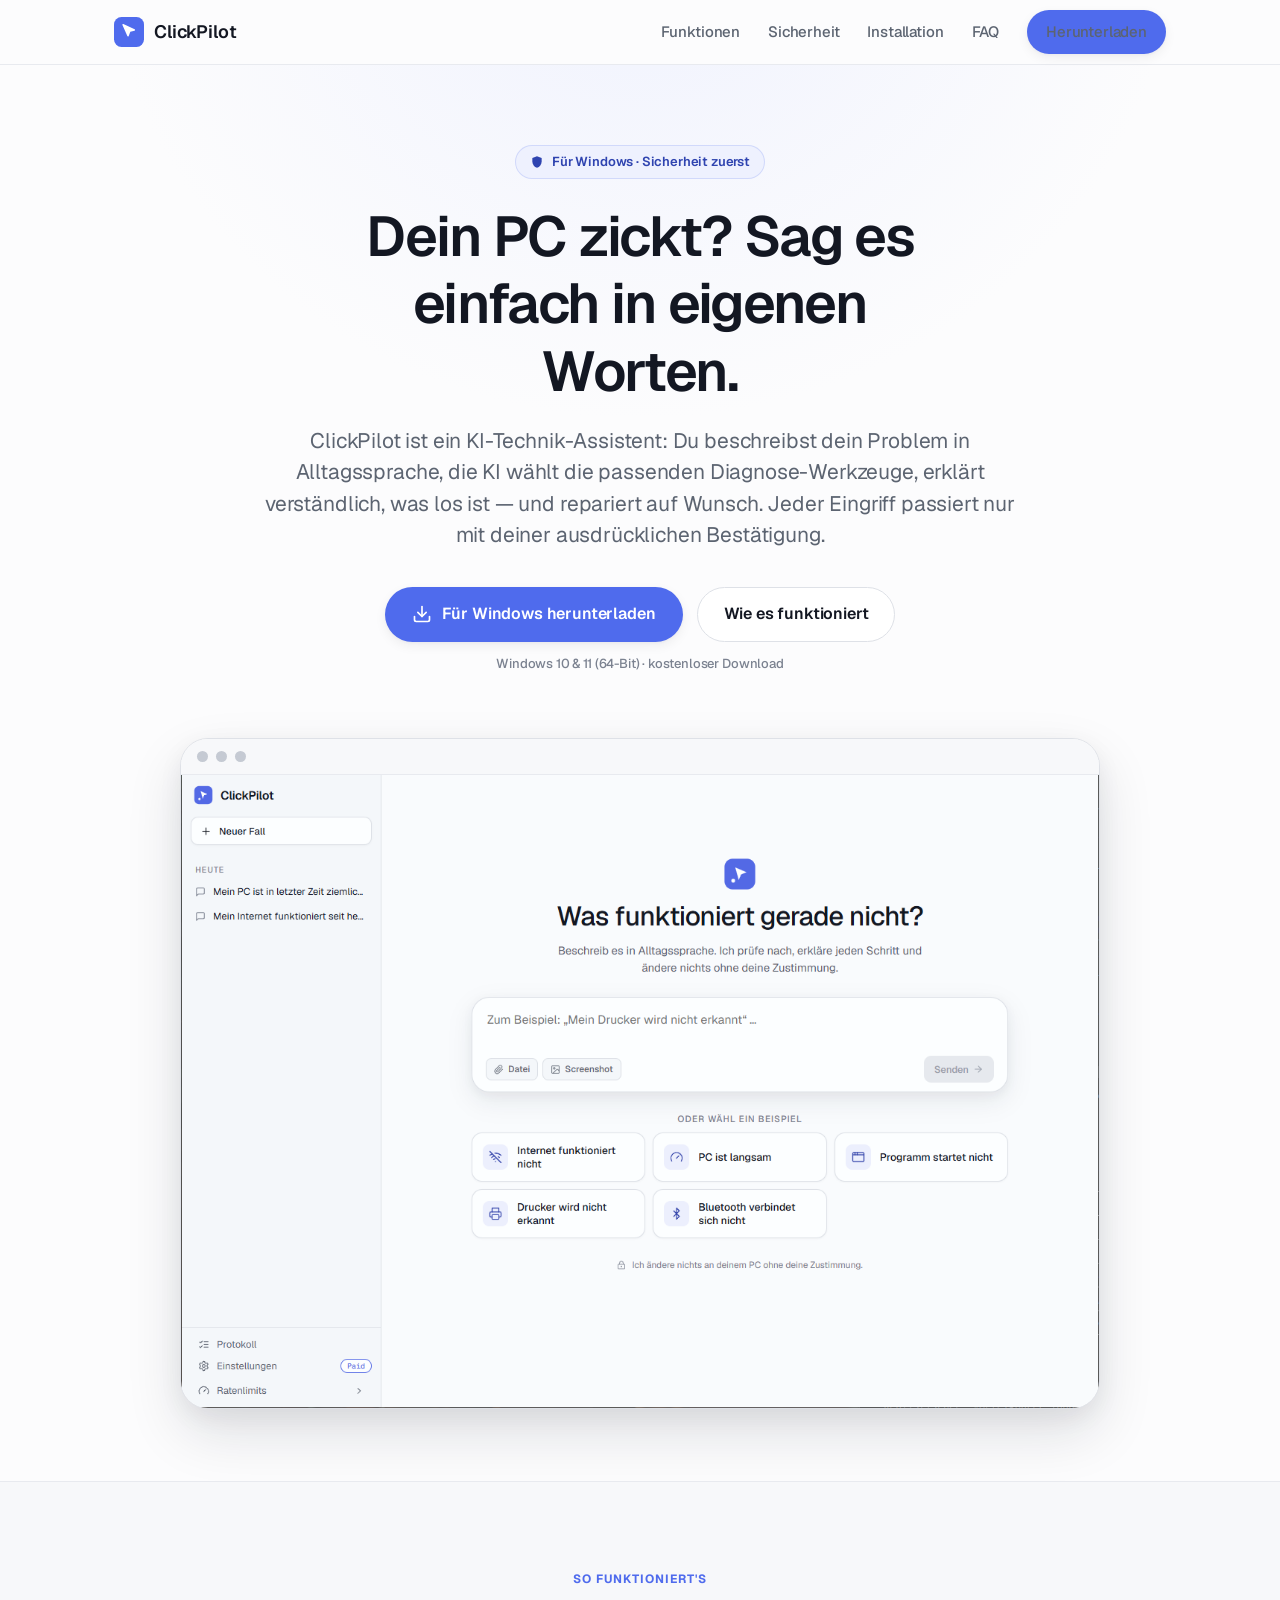
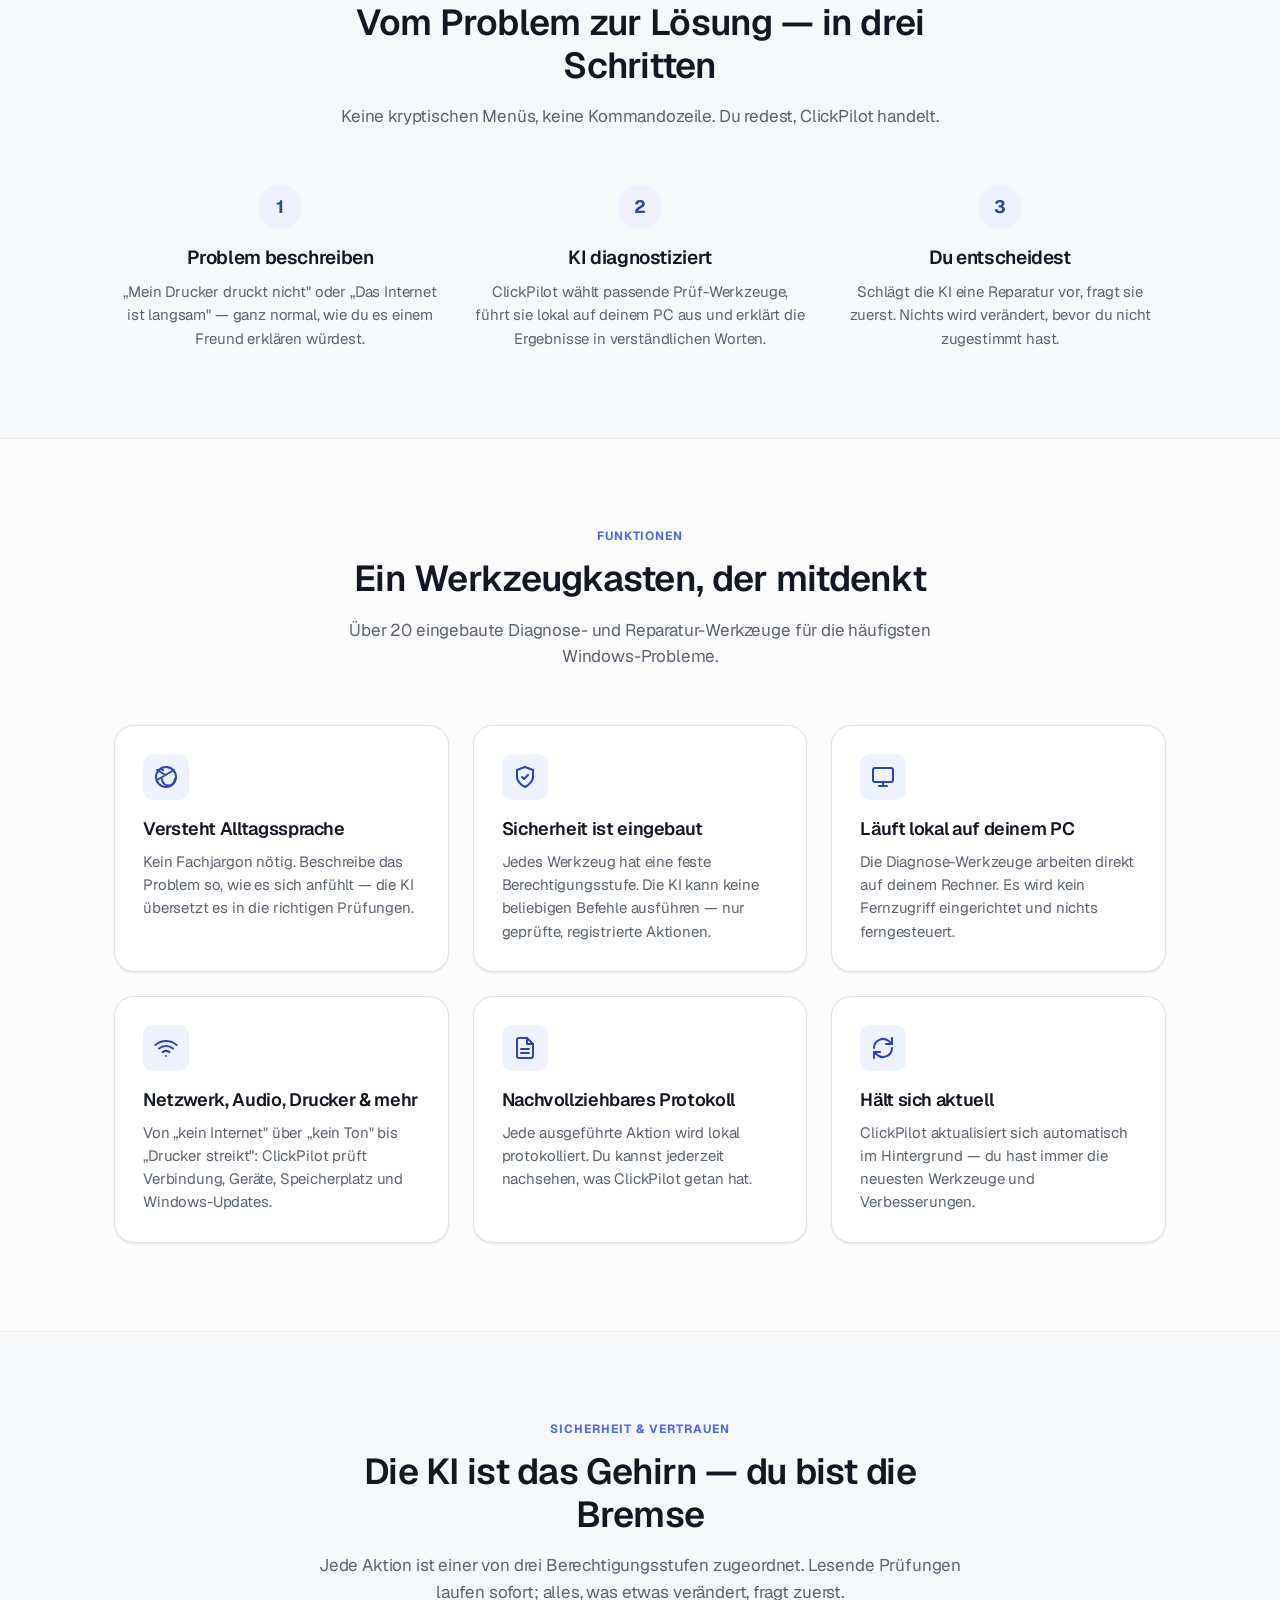
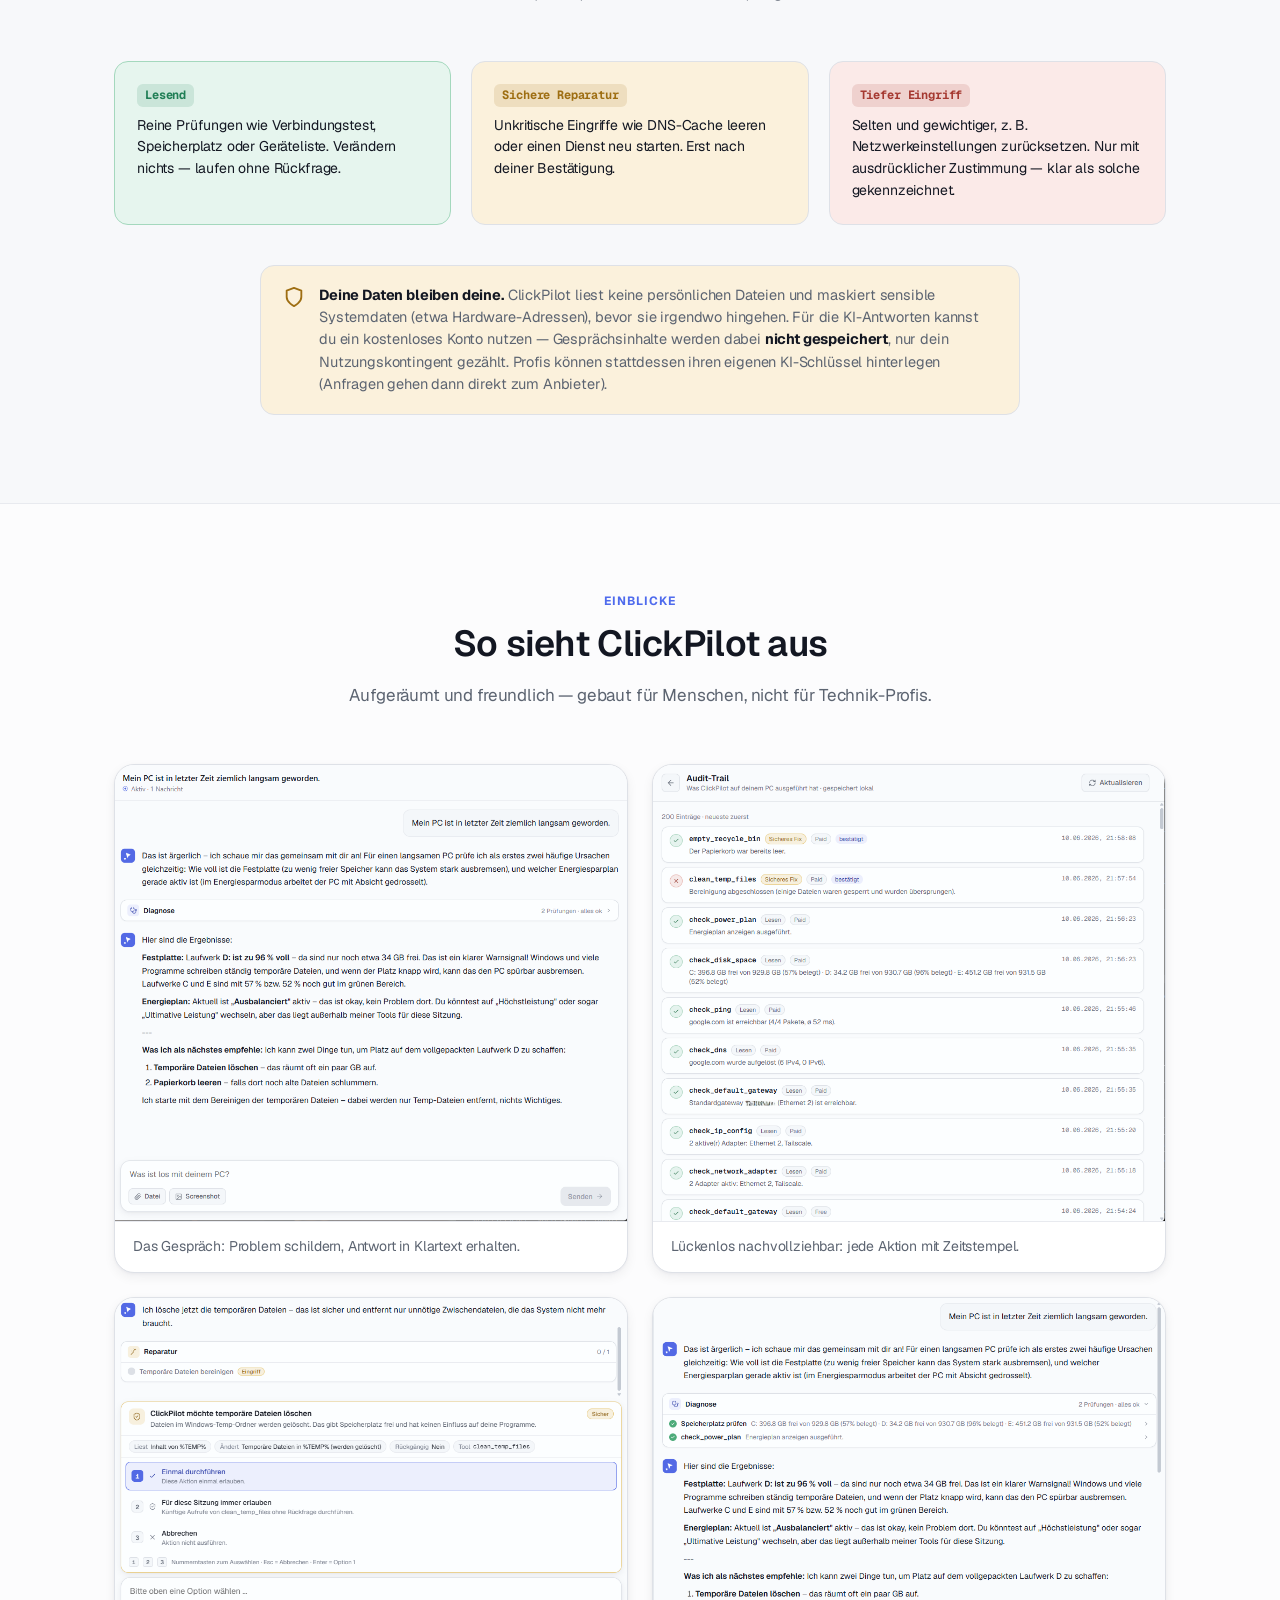
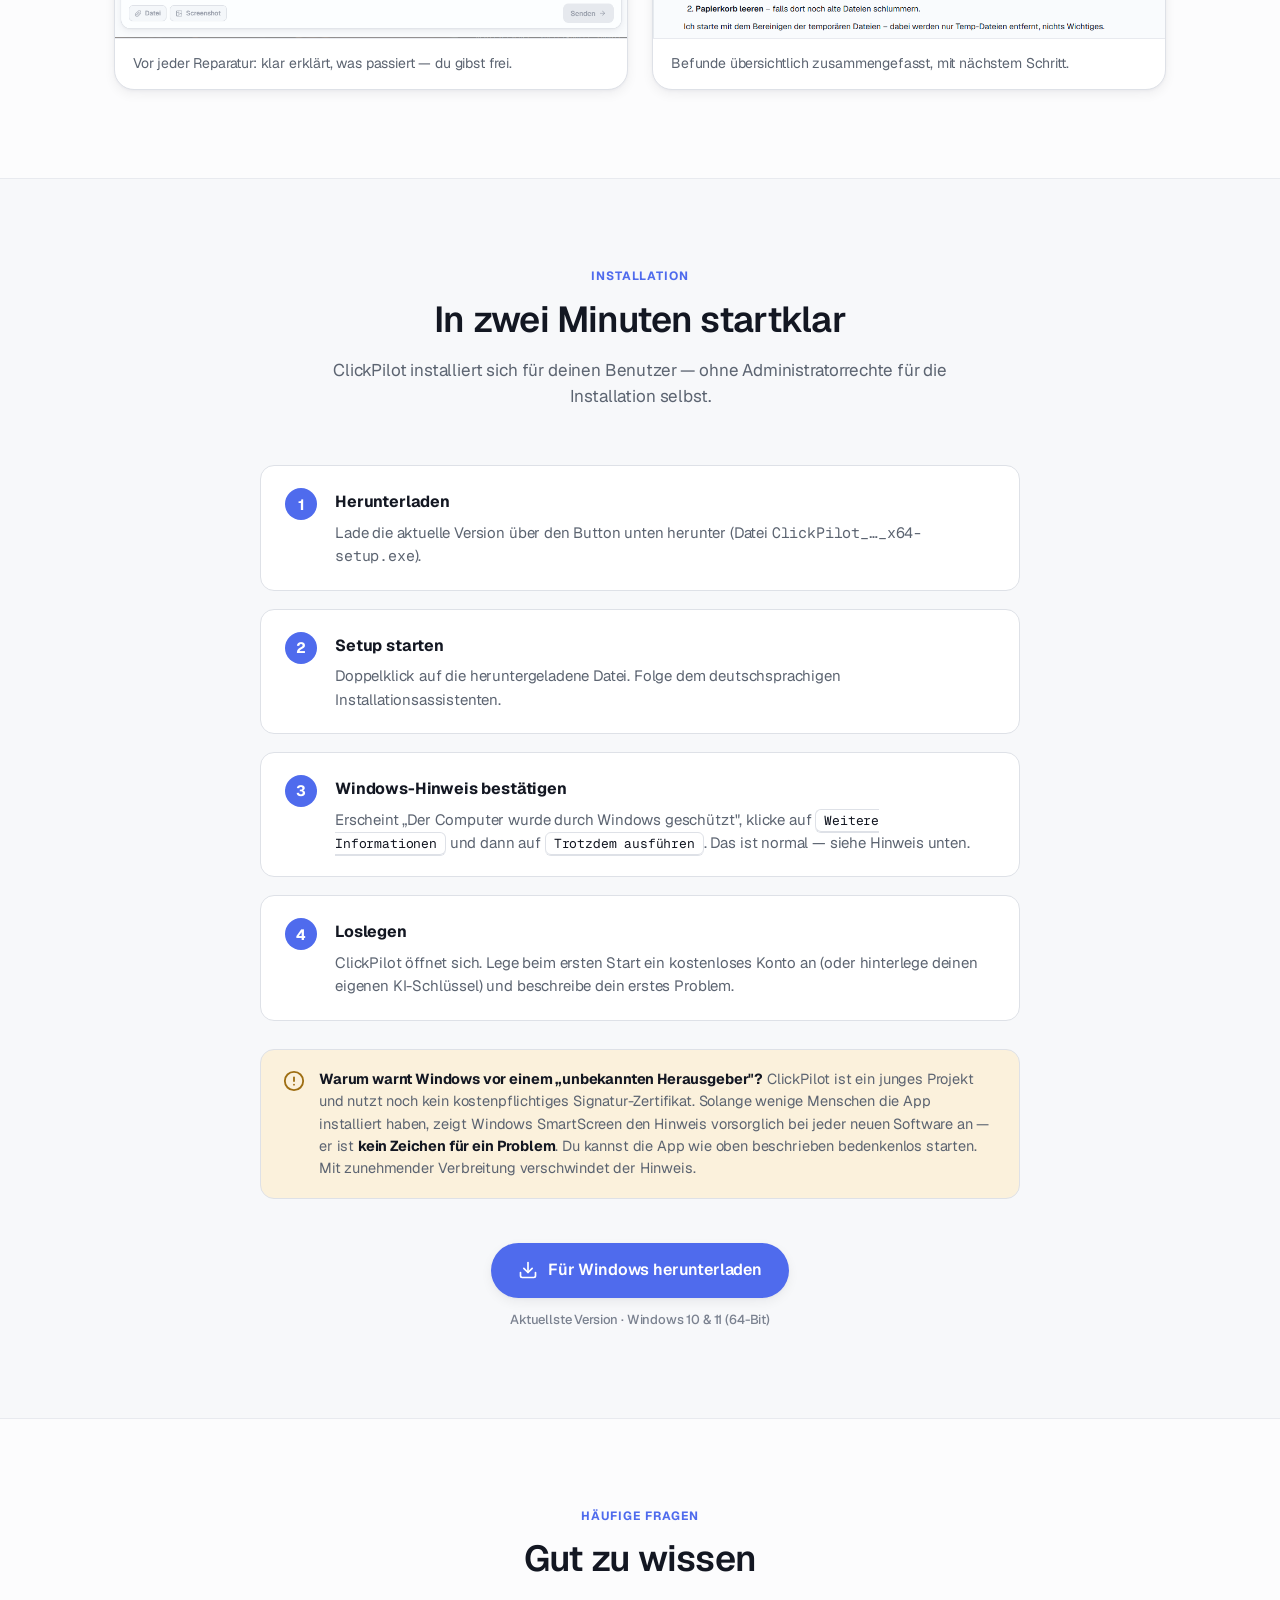
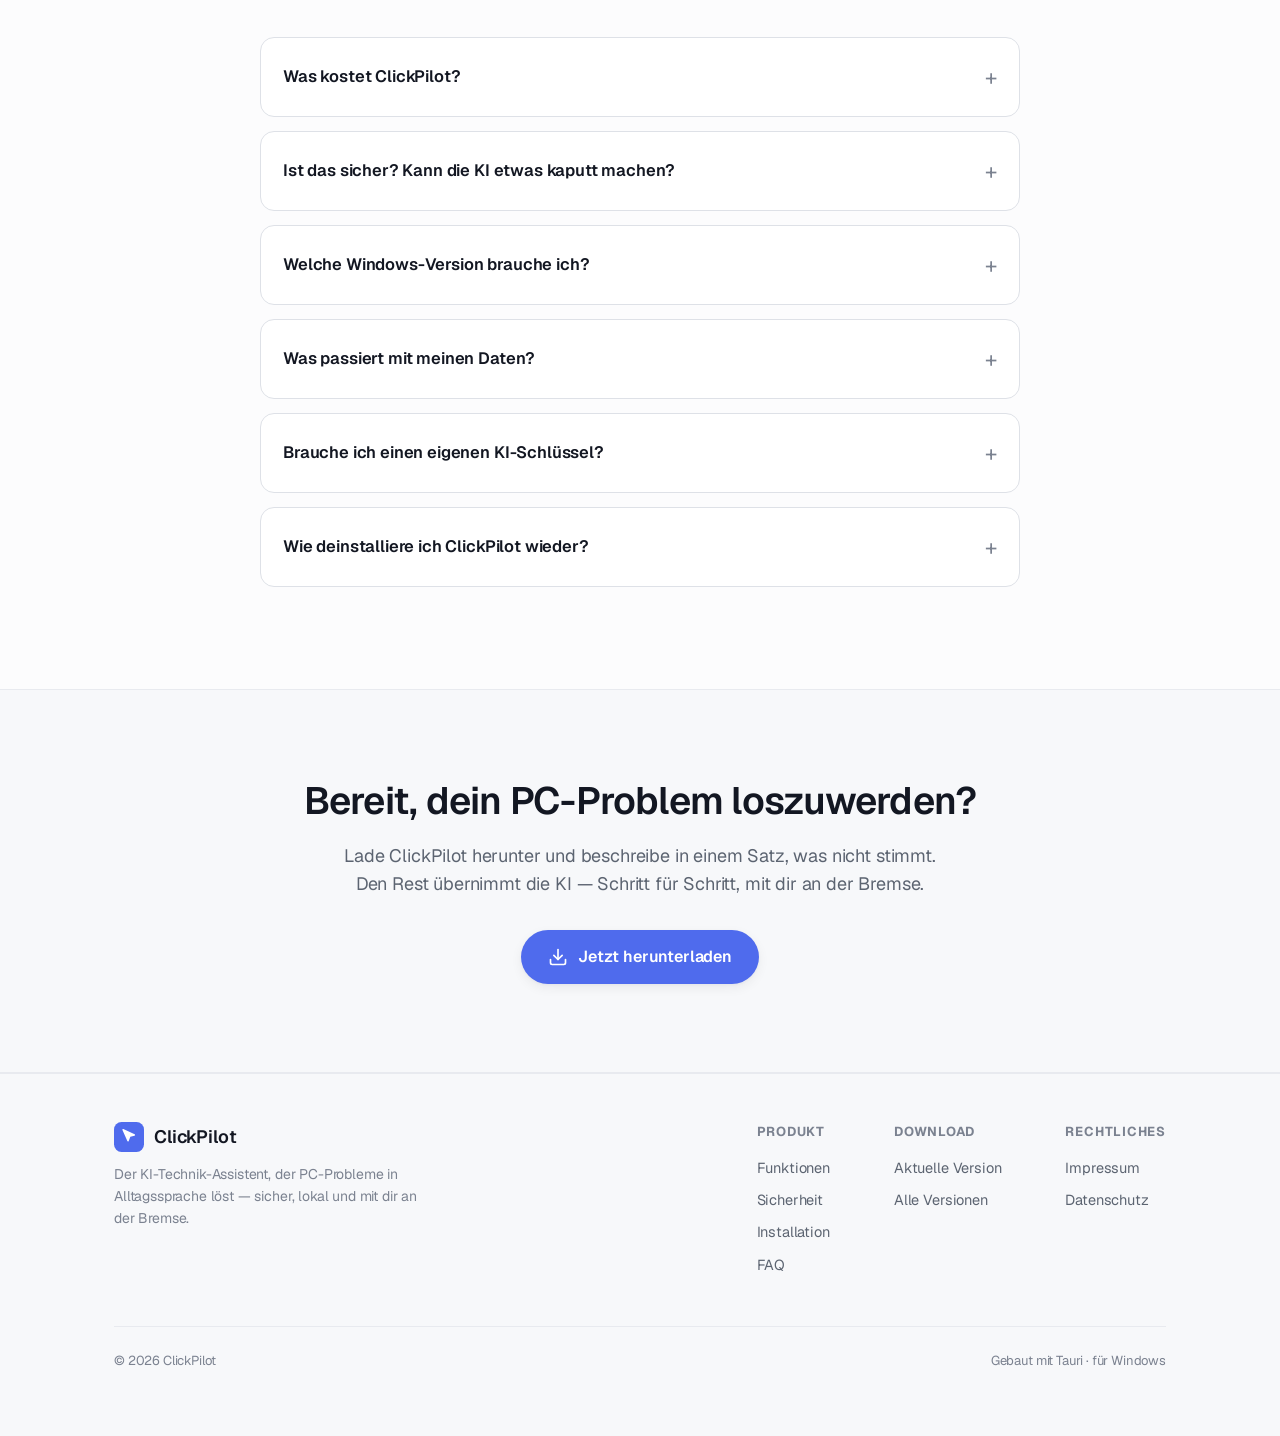
<file: index.html>
<!DOCTYPE html>
<html lang="de">
<head>
  <meta charset="UTF-8" />
  <meta name="viewport" content="width=device-width, initial-scale=1.0" />
  <title>ClickPilot — Dein KI-Technik-Assistent für den PC</title>
  <meta name="description" content="ClickPilot löst PC-Probleme in Alltagssprache. Eine KI wählt sichere Diagnose-Werkzeuge, erklärt die Ergebnisse und repariert auf Wunsch — jeder Eingriff nur mit deiner Bestätigung." />

  <!-- Open Graph / Social -->
  <meta property="og:title" content="ClickPilot — Dein KI-Technik-Assistent für den PC" />
  <meta property="og:description" content="Beschreibe dein PC-Problem in normalen Worten. ClickPilot diagnostiziert und repariert — sicher und mit deiner Bestätigung." />
  <meta property="og:type" content="website" />
  <!-- TODO: og:url und og:image setzen, sobald Domain + Vorschaubild stehen -->

  <link rel="preload" href="assets/fonts/geist-latin-wght-normal.woff2" as="font" type="font/woff2" crossorigin />
  <link rel="stylesheet" href="styles.css" />
  <link rel="icon" href="assets/favicon.svg" type="image/svg+xml" />
</head>
<body>

  <!-- ══ Header ════════════════════════════════════════════════════════ -->
  <header class="site-header">
    <div class="wrap nav">
      <a class="brand" href="#top" aria-label="ClickPilot Startseite">
        <svg class="logo" viewBox="0 0 32 32" fill="none" aria-hidden="true">
          <rect width="32" height="32" rx="8" fill="var(--cp-accent)" />
          <path d="M10 7.5 22 13c.7.3.6 1.4-.2 1.6l-4.4 1-1.7 4.6c-.3.8-1.4.7-1.6-.1L9 8.6c-.2-.8.4-1.4 1-1.1Z" fill="#fff" />
        </svg>
        ClickPilot
      </a>
      <nav class="nav-links">
        <a class="nav-link" href="#funktionen">Funktionen</a>
        <a class="nav-link" href="#sicherheit">Sicherheit</a>
        <a class="nav-link" href="#installation">Installation</a>
        <a class="nav-link" href="#faq">FAQ</a>
        <a class="btn btn-primary nav-cta" href="#download">Herunterladen</a>
      </nav>
    </div>
  </header>

  <main id="top">

    <!-- ══ Hero ════════════════════════════════════════════════════════ -->
    <section class="hero" style="padding-top: 80px;">
      <div class="wrap">
        <span class="eyebrow">
          <svg width="14" height="14" viewBox="0 0 24 24" fill="currentColor" aria-hidden="true"><path d="M12 2 4 5v6c0 5 3.4 9.4 8 11 4.6-1.6 8-6 8-11V5l-8-3Z"/></svg>
          Für Windows · Sicherheit zuerst
        </span>
        <h1>Dein PC zickt? Sag es einfach in eigenen Worten.</h1>
        <p class="lede">
          ClickPilot ist ein KI-Technik-Assistent: Du beschreibst dein Problem in
          Alltagssprache, die KI wählt die passenden Diagnose-Werkzeuge, erklärt
          verständlich, was los ist — und repariert auf Wunsch. Jeder Eingriff
          passiert nur mit deiner ausdrücklichen Bestätigung.
        </p>
        <div class="cta-row">
          <div class="cta-buttons">
            <a class="btn btn-primary" id="download-btn" href="https://github.com/matpurrota-star/clickpilot-releases/releases/latest">
              <svg viewBox="0 0 24 24" fill="none" stroke="currentColor" stroke-width="2" stroke-linecap="round" stroke-linejoin="round" aria-hidden="true"><path d="M21 15v4a2 2 0 0 1-2 2H5a2 2 0 0 1-2-2v-4"/><polyline points="7 10 12 15 17 10"/><line x1="12" y1="15" x2="12" y2="3"/></svg>
              Für Windows herunterladen
            </a>
            <a class="btn btn-secondary" href="#funktionen">Wie es funktioniert</a>
          </div>
          <p class="btn-sub" id="download-meta">Windows 10 &amp; 11 (64-Bit) · kostenloser Download</p>
        </div>

        <!-- App-Vorschau (Platzhalter — echtes Bild ersetzen) -->
        <div class="preview">
          <div class="titlebar">
            <span class="dot"></span><span class="dot"></span><span class="dot"></span>
          </div>
          <img src="assets/screenshot-hero.png" alt="ClickPilot-Startbildschirm: „Was funktioniert gerade nicht?" mit Beispiel-Problemen" />

        </div>
      </div>
    </section>

    <!-- ══ Funktionsweise ══════════════════════════════════════════════ -->
    <section id="funktionen" class="alt">
      <div class="wrap">
        <div class="section-head">
          <div class="kicker">So funktioniert's</div>
          <h2>Vom Problem zur Lösung — in drei Schritten</h2>
          <p>Keine kryptischen Menüs, keine Kommandozeile. Du redest, ClickPilot handelt.</p>
        </div>
        <div class="steps">
          <div class="step">
            <div class="num">1</div>
            <h3>Problem beschreiben</h3>
            <p>„Mein Drucker druckt nicht" oder „Das Internet ist langsam" — ganz normal, wie du es einem Freund erklären würdest.</p>
          </div>
          <div class="step">
            <div class="num">2</div>
            <h3>KI diagnostiziert</h3>
            <p>ClickPilot wählt passende Prüf-Werkzeuge, führt sie lokal auf deinem PC aus und erklärt die Ergebnisse in verständlichen Worten.</p>
          </div>
          <div class="step">
            <div class="num">3</div>
            <h3>Du entscheidest</h3>
            <p>Schlägt die KI eine Reparatur vor, fragt sie zuerst. Nichts wird verändert, bevor du nicht zugestimmt hast.</p>
          </div>
        </div>
      </div>
    </section>

    <!-- ══ Features ════════════════════════════════════════════════════ -->
    <section>
      <div class="wrap">
        <div class="section-head">
          <div class="kicker">Funktionen</div>
          <h2>Ein Werkzeugkasten, der mitdenkt</h2>
          <p>Über 20 eingebaute Diagnose- und Reparatur-Werkzeuge für die häufigsten Windows-Probleme.</p>
        </div>
        <div class="features">
          <div class="card">
            <div class="ico"><svg viewBox="0 0 24 24" fill="none" stroke="currentColor" stroke-width="2" stroke-linecap="round" stroke-linejoin="round"><path d="M7.5 4.27 9 5.15M21 14a6.5 6.5 0 0 1-6.5 6.5A6.5 6.5 0 0 1 8 14"/><path d="m3 5 8.5 5 8.5-5M3 5l8.5 5L3 15"/><circle cx="12" cy="12" r="10"/></svg></div>
            <h3>Versteht Alltagssprache</h3>
            <p>Kein Fachjargon nötig. Beschreibe das Problem so, wie es sich anfühlt — die KI übersetzt es in die richtigen Prüfungen.</p>
          </div>
          <div class="card">
            <div class="ico"><svg viewBox="0 0 24 24" fill="none" stroke="currentColor" stroke-width="2" stroke-linecap="round" stroke-linejoin="round"><path d="M12 22s8-4 8-10V5l-8-3-8 3v7c0 6 8 10 8 10Z"/><path d="m9 12 2 2 4-4"/></svg></div>
            <h3>Sicherheit ist eingebaut</h3>
            <p>Jedes Werkzeug hat eine feste Berechtigungsstufe. Die KI kann keine beliebigen Befehle ausführen — nur geprüfte, registrierte Aktionen.</p>
          </div>
          <div class="card">
            <div class="ico"><svg viewBox="0 0 24 24" fill="none" stroke="currentColor" stroke-width="2" stroke-linecap="round" stroke-linejoin="round"><rect x="2" y="3" width="20" height="14" rx="2"/><line x1="8" y1="21" x2="16" y2="21"/><line x1="12" y1="17" x2="12" y2="21"/></svg></div>
            <h3>Läuft lokal auf deinem PC</h3>
            <p>Die Diagnose-Werkzeuge arbeiten direkt auf deinem Rechner. Es wird kein Fernzugriff eingerichtet und nichts ferngesteuert.</p>
          </div>
          <div class="card">
            <div class="ico"><svg viewBox="0 0 24 24" fill="none" stroke="currentColor" stroke-width="2" stroke-linecap="round" stroke-linejoin="round"><path d="M5 12.55a11 11 0 0 1 14.08 0"/><path d="M1.42 9a16 16 0 0 1 21.16 0"/><path d="M8.53 16.11a6 6 0 0 1 6.95 0"/><line x1="12" y1="20" x2="12.01" y2="20"/></svg></div>
            <h3>Netzwerk, Audio, Drucker &amp; mehr</h3>
            <p>Von „kein Internet" über „kein Ton" bis „Drucker streikt": ClickPilot prüft Verbindung, Geräte, Speicherplatz und Windows-Updates.</p>
          </div>
          <div class="card">
            <div class="ico"><svg viewBox="0 0 24 24" fill="none" stroke="currentColor" stroke-width="2" stroke-linecap="round" stroke-linejoin="round"><path d="M14 2H6a2 2 0 0 0-2 2v16a2 2 0 0 0 2 2h12a2 2 0 0 0 2-2V8Z"/><polyline points="14 2 14 8 20 8"/><line x1="16" y1="13" x2="8" y2="13"/><line x1="16" y1="17" x2="8" y2="17"/></svg></div>
            <h3>Nachvollziehbares Protokoll</h3>
            <p>Jede ausgeführte Aktion wird lokal protokolliert. Du kannst jederzeit nachsehen, was ClickPilot getan hat.</p>
          </div>
          <div class="card">
            <div class="ico"><svg viewBox="0 0 24 24" fill="none" stroke="currentColor" stroke-width="2" stroke-linecap="round" stroke-linejoin="round"><path d="M21 2v6h-6"/><path d="M3 12a9 9 0 0 1 15-6.7L21 8"/><path d="M3 22v-6h6"/><path d="M21 12a9 9 0 0 1-15 6.7L3 16"/></svg></div>
            <h3>Hält sich aktuell</h3>
            <p>ClickPilot aktualisiert sich automatisch im Hintergrund — du hast immer die neuesten Werkzeuge und Verbesserungen.</p>
          </div>
        </div>
      </div>
    </section>

    <!-- ══ Sicherheit ══════════════════════════════════════════════════ -->
    <section id="sicherheit" class="alt">
      <div class="wrap">
        <div class="section-head">
          <div class="kicker">Sicherheit &amp; Vertrauen</div>
          <h2>Die KI ist das Gehirn — du bist die Bremse</h2>
          <p>Jede Aktion ist einer von drei Berechtigungsstufen zugeordnet. Lesende Prüfungen laufen sofort; alles, was etwas verändert, fragt zuerst.</p>
        </div>
        <div class="perms">
          <div class="perm perm-low">
            <h4><span class="tag">Lesend</span></h4>
            <p>Reine Prüfungen wie Verbindungstest, Speicherplatz oder Geräteliste. Verändern nichts — laufen ohne Rückfrage.</p>
          </div>
          <div class="perm perm-med">
            <h4><span class="tag">Sichere Reparatur</span></h4>
            <p>Unkritische Eingriffe wie DNS-Cache leeren oder einen Dienst neu starten. Erst nach deiner Bestätigung.</p>
          </div>
          <div class="perm perm-high">
            <h4><span class="tag">Tiefer Eingriff</span></h4>
            <p>Selten und gewichtiger, z.&nbsp;B. Netzwerkeinstellungen zurücksetzen. Nur mit ausdrücklicher Zustimmung — klar als solche gekennzeichnet.</p>
          </div>
        </div>
        <div class="callout" style="margin-top: 40px;">
          <svg viewBox="0 0 24 24" fill="none" stroke="currentColor" stroke-width="2" stroke-linecap="round" stroke-linejoin="round"><path d="M12 22s8-4 8-10V5l-8-3-8 3v7c0 6 8 10 8 10Z"/></svg>
          <p><strong>Deine Daten bleiben deine.</strong> ClickPilot liest keine persönlichen Dateien und maskiert sensible Systemdaten (etwa Hardware-Adressen), bevor sie irgendwo hingehen. Für die KI-Antworten kannst du ein kostenloses Konto nutzen — Gesprächsinhalte werden dabei <strong>nicht gespeichert</strong>, nur dein Nutzungskontingent gezählt. Profis können stattdessen ihren eigenen KI-Schlüssel hinterlegen (Anfragen gehen dann direkt zum Anbieter).</p>
        </div>
      </div>
    </section>

    <!-- ══ Screenshots ═════════════════════════════════════════════════ -->
    <section>
      <div class="wrap">
        <div class="section-head">
          <div class="kicker">Einblicke</div>
          <h2>So sieht ClickPilot aus</h2>
          <p>Aufgeräumt und freundlich — gebaut für Menschen, nicht für Technik-Profis.</p>
        </div>
        <div class="shots">
          <div class="shot">
            <img src="assets/screenshot-chat.png" alt="Chat-Ansicht: Gespräch über einen langsamen PC mit Diagnose-Antwort" />
            <div class="cap">Das Gespräch: Problem schildern, Antwort in Klartext erhalten.</div>
          </div>
          <div class="shot">
            <img src="assets/screenshot-log.png" alt="Protokoll-Ansicht: Audit-Trail aller ausgeführten Aktionen mit Zeitstempel" />
            <div class="cap">Lückenlos nachvollziehbar: jede Aktion mit Zeitstempel.</div>
          </div>
          <div class="shot">
            <img src="assets/screenshot-permission.png" alt="Bestätigungs-Dialog: ClickPilot möchte temporäre Dateien löschen, mit Auswahloptionen" />
            <div class="cap">Vor jeder Reparatur: klar erklärt, was passiert — du gibst frei.</div>
          </div>
          <div class="shot">
            <img src="assets/screenshot-diagnosis.png" alt="Diagnose-Ergebnis: Speicherplatz- und Energieplan-Prüfung mit Erklärung" />
            <div class="cap">Befunde übersichtlich zusammengefasst, mit nächstem Schritt.</div>
          </div>
        </div>
      </div>
    </section>

    <!-- ══ Installation ════════════════════════════════════════════════ -->
    <section id="installation" class="alt">
      <div class="wrap">
        <div class="section-head">
          <div class="kicker">Installation</div>
          <h2>In zwei Minuten startklar</h2>
          <p>ClickPilot installiert sich für deinen Benutzer — ohne Administratorrechte für die Installation selbst.</p>
        </div>
        <div class="install-steps">
          <div class="istep">
            <div class="n">1</div>
            <div>
              <h4>Herunterladen</h4>
              <p>Lade die aktuelle Version über den Button unten herunter (Datei <span class="mono">ClickPilot_…_x64-setup.exe</span>).</p>
            </div>
          </div>
          <div class="istep">
            <div class="n">2</div>
            <div>
              <h4>Setup starten</h4>
              <p>Doppelklick auf die heruntergeladene Datei. Folge dem deutschsprachigen Installationsassistenten.</p>
            </div>
          </div>
          <div class="istep">
            <div class="n">3</div>
            <div>
              <h4>Windows-Hinweis bestätigen</h4>
              <p>Erscheint „Der Computer wurde durch Windows geschützt", klicke auf <kbd>Weitere Informationen</kbd> und dann auf <kbd>Trotzdem ausführen</kbd>. Das ist normal — siehe Hinweis unten.</p>
            </div>
          </div>
          <div class="istep">
            <div class="n">4</div>
            <div>
              <h4>Loslegen</h4>
              <p>ClickPilot öffnet sich. Lege beim ersten Start ein kostenloses Konto an (oder hinterlege deinen eigenen KI-Schlüssel) und beschreibe dein erstes Problem.</p>
            </div>
          </div>
        </div>

        <div class="callout">
          <svg viewBox="0 0 24 24" fill="none" stroke="currentColor" stroke-width="2" stroke-linecap="round" stroke-linejoin="round"><circle cx="12" cy="12" r="10"/><line x1="12" y1="8" x2="12" y2="12"/><line x1="12" y1="16" x2="12.01" y2="16"/></svg>
          <p><strong>Warum warnt Windows vor einem „unbekannten Herausgeber"?</strong>
          ClickPilot ist ein junges Projekt und nutzt noch kein kostenpflichtiges Signatur-Zertifikat. Solange wenige Menschen die App installiert haben, zeigt Windows SmartScreen den Hinweis vorsorglich bei jeder neuen Software an — er ist <strong>kein Zeichen für ein Problem</strong>. Du kannst die App wie oben beschrieben bedenkenlos starten. Mit zunehmender Verbreitung verschwindet der Hinweis.</p>
        </div>

        <div style="text-align:center; margin-top: 44px;">
          <a class="btn btn-primary" id="download-btn-2" href="https://github.com/matpurrota-star/clickpilot-releases/releases/latest">
            <svg viewBox="0 0 24 24" fill="none" stroke="currentColor" stroke-width="2" stroke-linecap="round" stroke-linejoin="round"><path d="M21 15v4a2 2 0 0 1-2 2H5a2 2 0 0 1-2-2v-4"/><polyline points="7 10 12 15 17 10"/><line x1="12" y1="15" x2="12" y2="3"/></svg>
            Für Windows herunterladen
          </a>
          <p class="btn-sub" id="download">Aktuellste Version · Windows 10 &amp; 11 (64-Bit)</p>
        </div>
      </div>
    </section>

    <!-- ══ FAQ ═════════════════════════════════════════════════════════ -->
    <section id="faq">
      <div class="wrap">
        <div class="section-head">
          <div class="kicker">Häufige Fragen</div>
          <h2>Gut zu wissen</h2>
        </div>
        <div class="faq">
          <!-- TODO: Kosten-/Konto-Antwort an dein endgültiges Preismodell anpassen -->
          <details>
            <summary>Was kostet ClickPilot?</summary>
            <p>ClickPilot befindet sich in einer frühen Phase. Du kannst die App herunterladen und mit einem kostenlosen Konto sofort loslegen — ein monatliches Nutzungskontingent ist inbegriffen. Wer mehr braucht oder lieber den eigenen KI-Schlüssel nutzt, kann das jederzeit tun.</p>
          </details>
          <details>
            <summary>Ist das sicher? Kann die KI etwas kaputt machen?</summary>
            <p>Die KI kann ausschließlich fest registrierte Werkzeuge mit klarer Berechtigungsstufe verwenden — keine beliebigen Systembefehle. Lesende Prüfungen verändern nichts. Alles, was eingreift, braucht zuerst deine ausdrückliche Zustimmung über einen Dialog. Diese Bremse ist technisch erzwungen, nicht nur eine Bitte an die KI.</p>
          </details>
          <details>
            <summary>Welche Windows-Version brauche ich?</summary>
            <p>ClickPilot läuft auf Windows 10 und Windows 11 (jeweils 64-Bit). Eine Internetverbindung wird für die KI-Antworten benötigt.</p>
          </details>
          <details>
            <summary>Was passiert mit meinen Daten?</summary>
            <p>Die Diagnose läuft lokal auf deinem PC. Persönliche Dateien werden nicht gelesen, sensible Systemdaten (wie Hardware-Adressen) werden maskiert. Nutzt du das kostenlose Konto, laufen die KI-Anfragen über unseren Vermittlungsdienst zum KI-Anbieter — die Gesprächsinhalte werden dabei <strong>nicht gespeichert</strong>, lediglich dein Nutzungskontingent wird gezählt. Mit eigenem KI-Schlüssel gehen die Anfragen direkt zum Anbieter.</p>
          </details>
          <details>
            <summary>Brauche ich einen eigenen KI-Schlüssel?</summary>
            <p>Nein. Ein kostenloses Konto genügt für den Einstieg. Profis, die bereits einen Anthropic-API-Schlüssel besitzen, können diesen alternativ hinterlegen.</p>
          </details>
          <details>
            <summary>Wie deinstalliere ich ClickPilot wieder?</summary>
            <p>Wie jedes Windows-Programm: über „Einstellungen → Apps → Installierte Apps → ClickPilot → Deinstallieren". Es bleiben keine Systemänderungen zurück.</p>
          </details>
        </div>
      </div>
    </section>

    <!-- ══ Final CTA ═══════════════════════════════════════════════════ -->
    <section class="alt final-cta">
      <div class="wrap">
        <h2>Bereit, dein PC-Problem loszuwerden?</h2>
        <p>Lade ClickPilot herunter und beschreibe in einem Satz, was nicht stimmt. Den Rest übernimmt die KI — Schritt für Schritt, mit dir an der Bremse.</p>
        <a class="btn btn-primary" href="https://github.com/matpurrota-star/clickpilot-releases/releases/latest">
          <svg viewBox="0 0 24 24" fill="none" stroke="currentColor" stroke-width="2" stroke-linecap="round" stroke-linejoin="round"><path d="M21 15v4a2 2 0 0 1-2 2H5a2 2 0 0 1-2-2v-4"/><polyline points="7 10 12 15 17 10"/><line x1="12" y1="15" x2="12" y2="3"/></svg>
          Jetzt herunterladen
        </a>
      </div>
    </section>

  </main>

  <!-- ══ Footer ════════════════════════════════════════════════════════ -->
  <footer class="site-footer">
    <div class="wrap">
      <div class="footer-grid">
        <div class="footer-brand">
          <a class="brand" href="#top">
            <svg class="logo" viewBox="0 0 32 32" fill="none" aria-hidden="true">
              <rect width="32" height="32" rx="8" fill="var(--cp-accent)" />
              <path d="M10 7.5 22 13c.7.3.6 1.4-.2 1.6l-4.4 1-1.7 4.6c-.3.8-1.4.7-1.6-.1L9 8.6c-.2-.8.4-1.4 1-1.1Z" fill="#fff" />
            </svg>
            ClickPilot
          </a>
          <p>Der KI-Technik-Assistent, der PC-Probleme in Alltagssprache löst — sicher, lokal und mit dir an der Bremse.</p>
        </div>
        <div class="footer-cols">
          <div class="footer-col">
            <h5>Produkt</h5>
            <a href="#funktionen">Funktionen</a>
            <a href="#sicherheit">Sicherheit</a>
            <a href="#installation">Installation</a>
            <a href="#faq">FAQ</a>
          </div>
          <div class="footer-col">
            <h5>Download</h5>
            <a href="https://github.com/matpurrota-star/clickpilot-releases/releases/latest">Aktuelle Version</a>
            <a href="https://github.com/matpurrota-star/clickpilot-releases/releases">Alle Versionen</a>
          </div>
          <div class="footer-col">
            <h5>Rechtliches</h5>
            <!-- TODO (Deutschland): Impressum + Datenschutzerklärung sind für öffentliche Seiten Pflicht. Stubs liegen bei. -->
            <a href="impressum.html">Impressum</a>
            <a href="datenschutz.html">Datenschutz</a>
          </div>
        </div>
      </div>
      <div class="footer-bottom">
        <span>© 2026 ClickPilot</span>
        <span>Gebaut mit Tauri · für Windows</span>
      </div>
    </div>
  </footer>

  <script>
    // Download-Button auf die exakte Installer-Datei des neuesten Releases zeigen.
    // Fällt still auf die Release-Übersichtsseite zurück (Standard-href), falls
    // die GitHub-API nicht erreichbar ist (z. B. Rate-Limit).
    (function () {
      var FEED = 'matpurrota-star/clickpilot-releases';
      fetch('https://api.github.com/repos/' + FEED + '/releases/latest', {
        headers: { 'Accept': 'application/vnd.github+json' }
      })
        .then(function (r) { return r.ok ? r.json() : Promise.reject(r.status); })
        .then(function (rel) {
          var exe = (rel.assets || []).find(function (a) {
            return /x64-setup\.exe$/i.test(a.name);
          });
          if (exe) {
            ['download-btn', 'download-btn-2'].forEach(function (id) {
              var el = document.getElementById(id);
              if (el) el.setAttribute('href', exe.browser_download_url);
            });
          }
          var meta = document.getElementById('download-meta');
          if (meta && rel.tag_name) {
            meta.textContent = 'Version ' + rel.tag_name.replace(/^v/, '') +
              ' · Windows 10 & 11 (64-Bit) · kostenloser Download';
          }
        })
        .catch(function () { /* Fallback: Standard-href bleibt bestehen */ });
    })();
  </script>
</body>
</html>
</file>
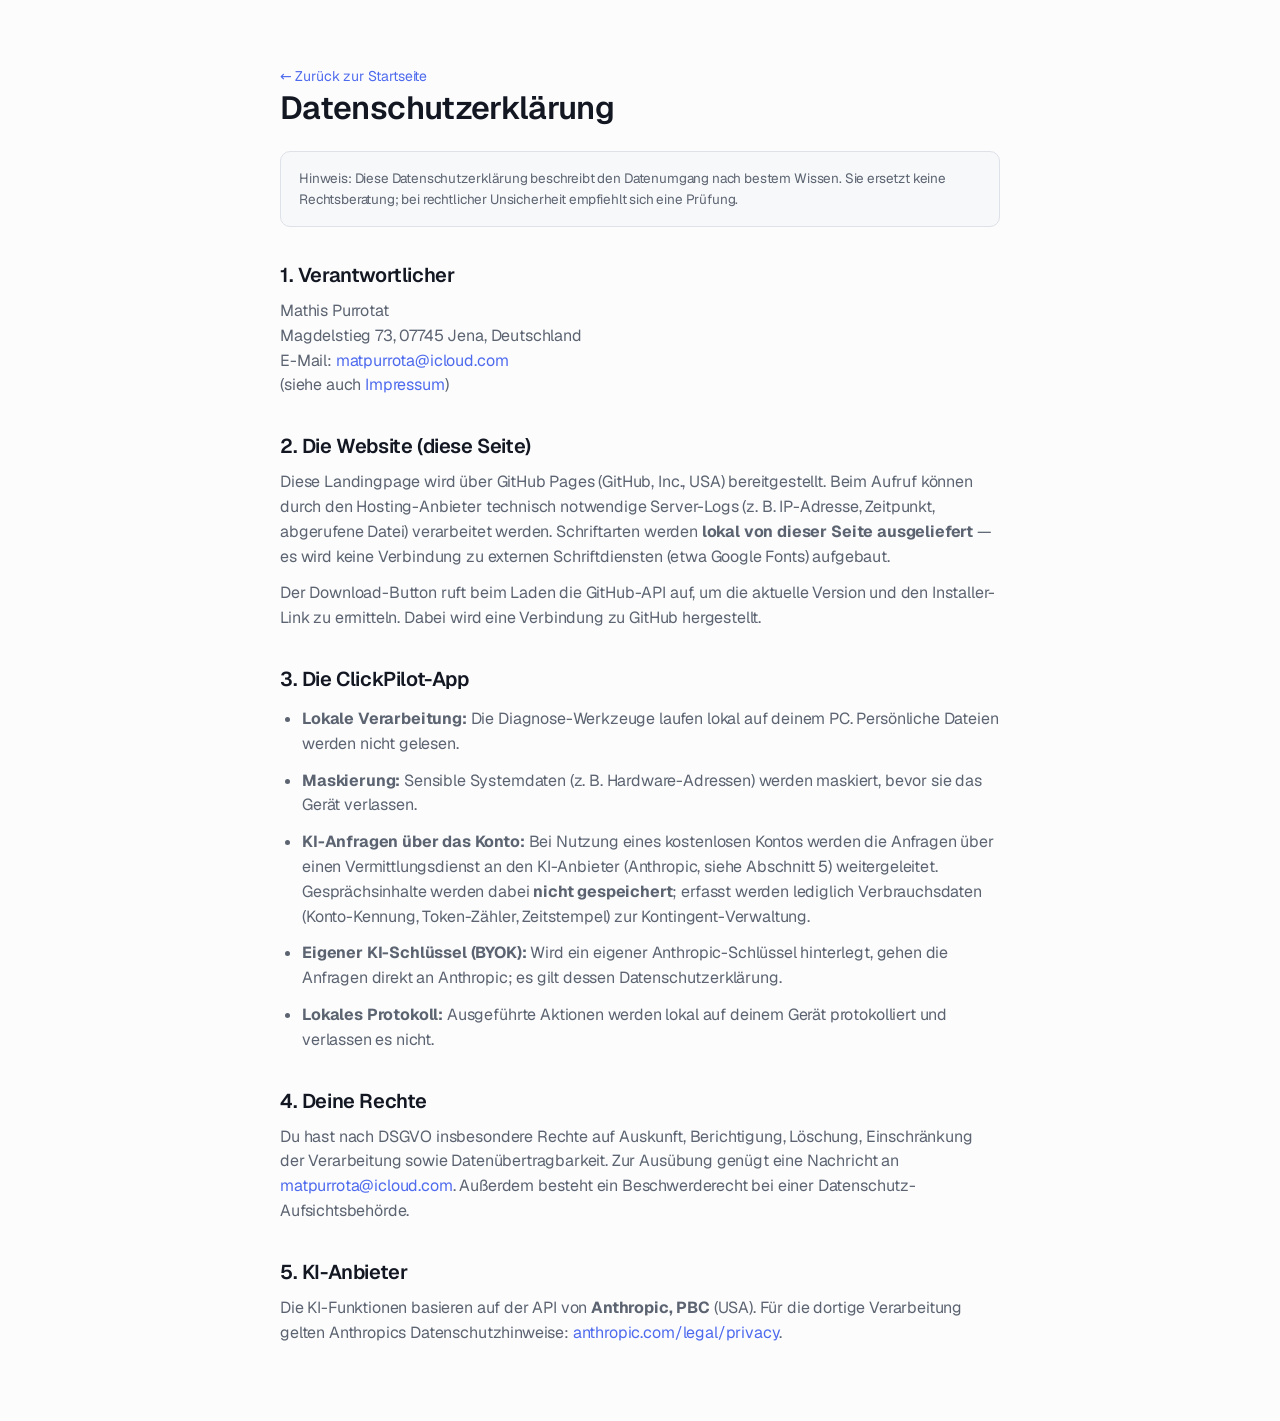
<file: datenschutz.html>
<!DOCTYPE html>
<html lang="de">
<head>
  <meta charset="UTF-8" />
  <meta name="viewport" content="width=device-width, initial-scale=1.0" />
  <meta name="robots" content="noindex" />
  <title>Datenschutz — ClickPilot</title>
  <link rel="stylesheet" href="styles.css" />
  <link rel="icon" href="assets/favicon.svg" type="image/svg+xml" />
  <style>
    .legal { max-width: 720px; margin: 0 auto; padding: 64px 0; }
    .legal h1 { font-size: 32px; margin-bottom: 24px; }
    .legal h2 { font-size: 20px; margin: 36px 0 12px; }
    .legal p, .legal li { color: var(--cp-fg-secondary); margin-bottom: 12px; }
    .legal ul { padding-left: 22px; }
    .legal .note { background: var(--cp-bg-sunken); border: 1px solid var(--cp-border); border-radius: var(--cp-radius-md); padding: 16px 18px; color: var(--cp-fg-secondary); font-size: 13.5px; margin-bottom: 28px; }
    .legal a.back { font-size: 14px; }
  </style>
</head>
<body>
  <div class="wrap legal">
    <a class="back" href="index.html">← Zurück zur Startseite</a>
    <h1>Datenschutzerklärung</h1>

    <p class="note">Hinweis: Diese Datenschutzerklärung beschreibt den Datenumgang nach
    bestem Wissen. Sie ersetzt keine Rechtsberatung; bei rechtlicher Unsicherheit empfiehlt
    sich eine Prüfung.</p>

    <h2>1. Verantwortlicher</h2>
    <p>
      Mathis Purrotat<br />
      Magdelstieg 73, 07745 Jena, Deutschland<br />
      E-Mail: <a href="mailto:matpurrota@icloud.com">matpurrota@icloud.com</a><br />
      (siehe auch <a href="impressum.html">Impressum</a>)
    </p>

    <h2>2. Die Website (diese Seite)</h2>
    <p>Diese Landingpage wird über GitHub Pages (GitHub, Inc., USA) bereitgestellt. Beim
    Aufruf können durch den Hosting-Anbieter technisch notwendige Server-Logs
    (z.&nbsp;B. IP-Adresse, Zeitpunkt, abgerufene Datei) verarbeitet werden. Schriftarten
    werden <strong>lokal von dieser Seite ausgeliefert</strong> — es wird keine Verbindung
    zu externen Schriftdiensten (etwa Google Fonts) aufgebaut.</p>
    <p>Der Download-Button ruft beim Laden die GitHub-API auf, um die aktuelle Version und
    den Installer-Link zu ermitteln. Dabei wird eine Verbindung zu GitHub hergestellt.</p>

    <h2>3. Die ClickPilot-App</h2>
    <ul>
      <li><strong>Lokale Verarbeitung:</strong> Die Diagnose-Werkzeuge laufen lokal auf
      deinem PC. Persönliche Dateien werden nicht gelesen.</li>
      <li><strong>Maskierung:</strong> Sensible Systemdaten (z.&nbsp;B. Hardware-Adressen)
      werden maskiert, bevor sie das Gerät verlassen.</li>
      <li><strong>KI-Anfragen über das Konto:</strong> Bei Nutzung eines kostenlosen
      Kontos werden die Anfragen über einen Vermittlungsdienst an den KI-Anbieter
      (Anthropic, siehe Abschnitt&nbsp;5) weitergeleitet. Gesprächsinhalte werden dabei
      <strong>nicht gespeichert</strong>; erfasst werden lediglich Verbrauchsdaten
      (Konto-Kennung, Token-Zähler, Zeitstempel) zur Kontingent-Verwaltung.</li>
      <li><strong>Eigener KI-Schlüssel (BYOK):</strong> Wird ein eigener Anthropic-Schlüssel
      hinterlegt, gehen die Anfragen direkt an Anthropic; es gilt dessen
      Datenschutzerklärung.</li>
      <li><strong>Lokales Protokoll:</strong> Ausgeführte Aktionen werden lokal auf
      deinem Gerät protokolliert und verlassen es nicht.</li>
    </ul>

    <h2>4. Deine Rechte</h2>
    <p>Du hast nach DSGVO insbesondere Rechte auf Auskunft, Berichtigung, Löschung,
    Einschränkung der Verarbeitung sowie Datenübertragbarkeit. Zur Ausübung genügt eine
    Nachricht an <a href="mailto:matpurrota@icloud.com">matpurrota@icloud.com</a>.
    Außerdem besteht ein Beschwerderecht bei einer Datenschutz-Aufsichtsbehörde.</p>

    <h2>5. KI-Anbieter</h2>
    <p>Die KI-Funktionen basieren auf der API von <strong>Anthropic, PBC</strong> (USA).
    Für die dortige Verarbeitung gelten Anthropics Datenschutzhinweise:
    <a href="https://www.anthropic.com/legal/privacy" target="_blank" rel="noopener">anthropic.com/legal/privacy</a>.</p>
  </div>
</body>
</html>
</file>
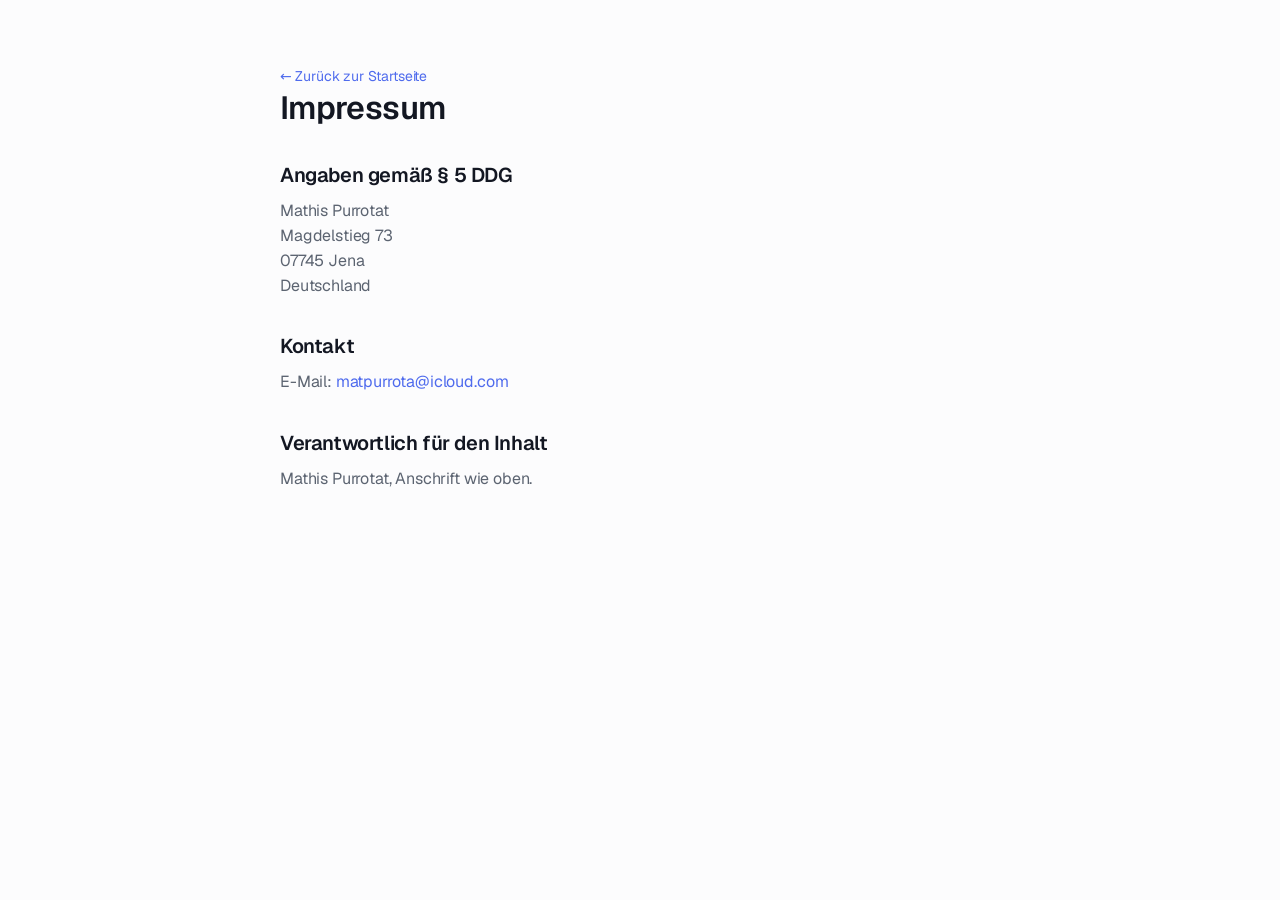
<file: impressum.html>
<!DOCTYPE html>
<html lang="de">
<head>
  <meta charset="UTF-8" />
  <meta name="viewport" content="width=device-width, initial-scale=1.0" />
  <meta name="robots" content="noindex" />
  <title>Impressum — ClickPilot</title>
  <link rel="stylesheet" href="styles.css" />
  <link rel="icon" href="assets/favicon.svg" type="image/svg+xml" />
  <style>
    .legal { max-width: 720px; margin: 0 auto; padding: 64px 0; }
    .legal h1 { font-size: 32px; margin-bottom: 24px; }
    .legal h2 { font-size: 20px; margin: 36px 0 12px; }
    .legal p { color: var(--cp-fg-secondary); margin-bottom: 12px; }
    .legal a.back { font-size: 14px; }
  </style>
</head>
<body>
  <div class="wrap legal">
    <a class="back" href="index.html">← Zurück zur Startseite</a>
    <h1>Impressum</h1>

    <h2>Angaben gemäß § 5 DDG</h2>
    <p>
      Mathis Purrotat<br />
      Magdelstieg 73<br />
      07745 Jena<br />
      Deutschland
    </p>

    <h2>Kontakt</h2>
    <p>
      E-Mail: <a href="mailto:matpurrota@icloud.com">matpurrota@icloud.com</a>
    </p>

    <h2>Verantwortlich für den Inhalt</h2>
    <p>Mathis Purrotat, Anschrift wie oben.</p>
  </div>
</body>
</html>
</file>
<file: styles.css>
/* ========================================================================
   ClickPilot — Landingpage
   Übernimmt die Design-Tokens des App-Design-Systems (foundations.css),
   ergänzt um Marketing-Layout. Light/Dark folgen der OS-Einstellung.
   ======================================================================== */

/* ── Lokale Schriften (DSGVO: kein externes CDN) ───────────────────────────
   Geist + Geist Mono (Variable Fonts, SIL Open Font License) — selbst gehostet
   aus @fontsource-variable. Lizenz: assets/fonts/OFL.txt
   ─────────────────────────────────────────────────────────────────────── */
@font-face {
  font-family: 'Geist';
  font-style: normal;
  font-display: swap;
  font-weight: 100 900;
  src: url('assets/fonts/geist-latin-wght-normal.woff2') format('woff2');
  unicode-range: U+0000-00FF,U+0131,U+0152-0153,U+02BB-02BC,U+02C6,U+02DA,U+02DC,U+0304,U+0308,U+0329,U+2000-206F,U+2074,U+20AC,U+2122,U+2191,U+2193,U+2212,U+2215,U+FEFF,U+FFFD;
}
@font-face {
  font-family: 'Geist';
  font-style: normal;
  font-display: swap;
  font-weight: 100 900;
  src: url('assets/fonts/geist-latin-ext-wght-normal.woff2') format('woff2');
  unicode-range: U+0100-02BA,U+02BD-02C5,U+02C7-02CC,U+02CE-02D7,U+02DD-02FF,U+0304,U+0308,U+0329,U+1D00-1DBF,U+1E00-1E9F,U+1EF2-1EFF,U+2020,U+20A0-20AB,U+20AD-20C0,U+2113,U+2C60-2C7F,U+A720-A7FF;
}
@font-face {
  font-family: 'Geist Mono';
  font-style: normal;
  font-display: swap;
  font-weight: 100 900;
  src: url('assets/fonts/geist-mono-latin-wght-normal.woff2') format('woff2');
  unicode-range: U+0000-00FF,U+0131,U+0152-0153,U+02BB-02BC,U+02C6,U+02DA,U+02DC,U+0304,U+0308,U+0329,U+2000-206F,U+2074,U+20AC,U+2122,U+2191,U+2193,U+2212,U+2215,U+FEFF,U+FFFD;
}
@font-face {
  font-family: 'Geist Mono';
  font-style: normal;
  font-display: swap;
  font-weight: 100 900;
  src: url('assets/fonts/geist-mono-latin-ext-wght-normal.woff2') format('woff2');
  unicode-range: U+0100-02BA,U+02BD-02C5,U+02C7-02CC,U+02CE-02D7,U+02DD-02FF,U+0304,U+0308,U+0329,U+1D00-1DBF,U+1E00-1E9F,U+1EF2-1EFF,U+2020,U+20A0-20AB,U+20AD-20C0,U+2113,U+2C60-2C7F,U+A720-A7FF;
}

:root {
  color-scheme: light dark;

  /* Neutrals */
  --cp-neutral-0:   #FFFFFF;
  --cp-neutral-25:  #FCFCFD;
  --cp-neutral-50:  #F7F8FA;
  --cp-neutral-100: #F1F2F5;
  --cp-neutral-150: #E8EAEF;
  --cp-neutral-200: #DEE1E7;
  --cp-neutral-300: #C5CAD3;
  --cp-neutral-400: #9AA0AC;
  --cp-neutral-500: #7B8290;
  --cp-neutral-600: #5C6471;
  --cp-neutral-700: #3E4552;
  --cp-neutral-800: #232833;
  --cp-neutral-900: #131722;
  --cp-neutral-950: #0B0D12;

  /* Accent — calm indigo */
  --cp-accent-50:  #EEF1FE;
  --cp-accent-100: #DCE2FC;
  --cp-accent-200: #B9C5F9;
  --cp-accent-300: #8FA1F4;
  --cp-accent-400: #6E83EF;
  --cp-accent-500: #4F6BED;
  --cp-accent-600: #3C56D9;
  --cp-accent-700: #2F44B0;
  --cp-accent-800: #263789;
  --cp-accent-900: #1B2865;

  --cp-success-50:  #E6F5EE;
  --cp-success-200: #A4D8BD;
  --cp-success-500: #2BAE76;
  --cp-success-700: #1F7E55;
  --cp-warning-50:  #FBF1DC;
  --cp-warning-500: #D99821;
  --cp-warning-700: #9E6E12;
  --cp-danger-50:  #FBEAE8;
  --cp-danger-500: #D9544C;
  --cp-danger-700: #A53931;

  /* Semantic surfaces (light) */
  --cp-bg:            var(--cp-neutral-25);
  --cp-bg-elevated:   var(--cp-neutral-0);
  --cp-bg-sunken:     var(--cp-neutral-50);
  --cp-bg-hover:      var(--cp-neutral-100);
  --cp-fg:            var(--cp-neutral-900);
  --cp-fg-secondary:  var(--cp-neutral-600);
  --cp-fg-muted:      var(--cp-neutral-500);
  --cp-border:        var(--cp-neutral-200);
  --cp-border-subtle: var(--cp-neutral-150);
  --cp-accent:        var(--cp-accent-500);
  --cp-accent-hover:  var(--cp-accent-600);
  --cp-accent-soft:   var(--cp-accent-50);
  --cp-accent-soft-fg:var(--cp-accent-700);

  --cp-risk-low-fg:     var(--cp-success-700);
  --cp-risk-low-bg:     var(--cp-success-50);
  --cp-risk-low-border: var(--cp-success-200);
  --cp-risk-med-fg:     var(--cp-warning-700);
  --cp-risk-med-bg:     var(--cp-warning-50);
  --cp-risk-high-fg:    var(--cp-danger-700);
  --cp-risk-high-bg:    var(--cp-danger-50);

  /* Radii */
  --cp-radius-sm:  6px;
  --cp-radius-md:  10px;
  --cp-radius-lg:  14px;
  --cp-radius-xl:  20px;
  --cp-radius-2xl: 28px;
  --cp-radius-pill: 999px;

  /* Shadows */
  --cp-shadow-sm: 0 1px 3px rgba(15, 23, 42, 0.06), 0 1px 2px rgba(15, 23, 42, 0.04);
  --cp-shadow-md: 0 4px 12px rgba(15, 23, 42, 0.06), 0 1px 3px rgba(15, 23, 42, 0.04);
  --cp-shadow-lg: 0 12px 32px rgba(15, 23, 42, 0.08), 0 4px 12px rgba(15, 23, 42, 0.04);
  --cp-shadow-xl: 0 24px 56px rgba(15, 23, 42, 0.12), 0 8px 24px rgba(15, 23, 42, 0.06);
  --cp-shadow-focus: 0 0 0 3px rgba(79, 107, 237, 0.22);

  --cp-font-sans: 'Geist', ui-sans-serif, system-ui, -apple-system, 'Segoe UI', sans-serif;
  --cp-font-mono: 'Geist Mono', ui-monospace, 'JetBrains Mono', Menlo, monospace;

  --cp-maxw: 1100px;
}

@media (prefers-color-scheme: dark) {
  :root {
    --cp-bg:            #0B0D12;
    --cp-bg-elevated:   #14171F;
    --cp-bg-sunken:     #0F1219;
    --cp-bg-hover:      #1A1E27;
    --cp-fg:            #ECEEF2;
    --cp-fg-secondary:  #A8AEBB;
    --cp-fg-muted:      #7B8290;
    --cp-border:        #262B36;
    --cp-border-subtle: #1D212B;
    --cp-accent:        var(--cp-accent-400);
    --cp-accent-hover:  var(--cp-accent-300);
    --cp-accent-soft:   rgba(79, 107, 237, 0.14);
    --cp-accent-soft-fg:var(--cp-accent-200);
    --cp-risk-low-fg:     #6FD0A0;
    --cp-risk-low-bg:     rgba(43, 174, 118, 0.14);
    --cp-risk-low-border: rgba(43, 174, 118, 0.30);
    --cp-risk-med-fg:     #ECC76A;
    --cp-risk-med-bg:     rgba(217, 152, 33, 0.14);
    --cp-risk-high-fg:    #F08A82;
    --cp-risk-high-bg:    rgba(217, 84, 76, 0.14);
    --cp-shadow-sm: 0 1px 3px rgba(0, 0, 0, 0.40), 0 1px 2px rgba(0, 0, 0, 0.24);
    --cp-shadow-md: 0 4px 12px rgba(0, 0, 0, 0.40), 0 1px 3px rgba(0, 0, 0, 0.24);
    --cp-shadow-lg: 0 12px 32px rgba(0, 0, 0, 0.50), 0 4px 12px rgba(0, 0, 0, 0.30);
    --cp-shadow-xl: 0 24px 56px rgba(0, 0, 0, 0.55), 0 8px 24px rgba(0, 0, 0, 0.30);
  }
}

/* ── Reset / base ──────────────────────────────────────────────────────── */
*, *::before, *::after { box-sizing: border-box; }
html { scroll-behavior: smooth; -webkit-text-size-adjust: 100%; }
body {
  margin: 0;
  background: var(--cp-bg);
  color: var(--cp-fg);
  font-family: var(--cp-font-sans);
  font-size: 16px;
  line-height: 1.55;
  letter-spacing: -0.01em;
  -webkit-font-smoothing: antialiased;
  text-rendering: optimizeLegibility;
}
@media (prefers-reduced-motion: reduce) {
  html { scroll-behavior: auto; }
  * { animation: none !important; transition: none !important; }
}
img { max-width: 100%; display: block; }
a { color: var(--cp-accent); text-decoration: none; }
a:hover { text-decoration: underline; }
h1, h2, h3 { margin: 0; line-height: 1.2; letter-spacing: -0.02em; font-weight: 600; }
p { margin: 0; }
:focus-visible { outline: none; box-shadow: var(--cp-shadow-focus); border-radius: var(--cp-radius-sm); }

.wrap { max-width: var(--cp-maxw); margin: 0 auto; padding: 0 24px; }
.muted { color: var(--cp-fg-muted); }
.secondary { color: var(--cp-fg-secondary); }
.mono { font-family: var(--cp-font-mono); }

/* ── Buttons ───────────────────────────────────────────────────────────── */
.btn {
  display: inline-flex; align-items: center; gap: 10px;
  font-family: inherit; font-size: 16px; font-weight: 600;
  padding: 14px 26px; border-radius: var(--cp-radius-pill);
  border: 1px solid transparent; cursor: pointer;
  transition: transform 120ms ease, background 180ms ease, box-shadow 180ms ease;
  text-decoration: none; white-space: nowrap;
}
.btn:hover { text-decoration: none; }
.btn:active { transform: translateY(1px); }
.btn-primary {
  background: var(--cp-accent); color: #fff;
  box-shadow: var(--cp-shadow-md);
}
.btn-primary:hover { background: var(--cp-accent-hover); box-shadow: var(--cp-shadow-lg); }
.btn-secondary {
  background: var(--cp-bg-elevated); color: var(--cp-fg);
  border-color: var(--cp-border);
}
.btn-secondary:hover { background: var(--cp-bg-hover); }
.btn svg { width: 20px; height: 20px; }
.btn-sub { font-size: 13px; font-weight: 500; color: var(--cp-fg-muted); margin-top: 12px; }

/* ── Header / nav ──────────────────────────────────────────────────────── */
.site-header {
  position: sticky; top: 0; z-index: 50;
  background: color-mix(in srgb, var(--cp-bg) 82%, transparent);
  backdrop-filter: saturate(180%) blur(12px);
  border-bottom: 1px solid var(--cp-border-subtle);
}
.nav { display: flex; align-items: center; justify-content: space-between; height: 64px; }
.brand { display: flex; align-items: center; gap: 10px; font-weight: 600; font-size: 18px; color: var(--cp-fg); }
.brand:hover { text-decoration: none; }
.brand .logo { width: 30px; height: 30px; }
.nav-links { display: flex; align-items: center; gap: 28px; }
.nav-links a { color: var(--cp-fg-secondary); font-size: 15px; font-weight: 500; }
.nav-links a:hover { color: var(--cp-fg); text-decoration: none; }
.nav-cta { padding: 9px 18px; font-size: 14px; }
@media (max-width: 760px) { .nav-links .nav-link { display: none; } }

/* ── Hero ──────────────────────────────────────────────────────────────── */
.hero { padding: 96px 0 72px; text-align: center; position: relative; overflow: hidden; }
.hero::before {
  content: ""; position: absolute; inset: 0; z-index: -1;
  background:
    radial-gradient(60% 50% at 50% -10%, var(--cp-accent-soft) 0%, transparent 70%);
  opacity: 0.9;
}
.hero .eyebrow {
  display: inline-flex; align-items: center; gap: 8px;
  font-size: 13px; font-weight: 600; color: var(--cp-accent-soft-fg);
  background: var(--cp-accent-soft); padding: 6px 14px;
  border-radius: var(--cp-radius-pill); margin-bottom: 24px;
  border: 1px solid color-mix(in srgb, var(--cp-accent) 18%, transparent);
}
.hero h1 {
  font-size: clamp(34px, 6vw, 56px); font-weight: 600; letter-spacing: -0.03em;
  max-width: 16ch; margin: 0 auto 20px;
}
.hero .lede {
  font-size: clamp(17px, 2.4vw, 21px); color: var(--cp-fg-secondary);
  max-width: 54ch; margin: 0 auto 36px; line-height: 1.5;
}
.hero .cta-row { display: flex; flex-direction: column; align-items: center; }
.cta-buttons { display: flex; gap: 14px; flex-wrap: wrap; justify-content: center; }

/* ── App preview frame ─────────────────────────────────────────────────── */
.preview {
  margin: 64px auto 0; max-width: 920px;
  border-radius: var(--cp-radius-2xl); overflow: hidden;
  border: 1px solid var(--cp-border); box-shadow: var(--cp-shadow-xl);
  background: var(--cp-bg-elevated);
}
.preview .titlebar {
  display: flex; align-items: center; gap: 8px;
  padding: 12px 16px; border-bottom: 1px solid var(--cp-border-subtle);
  background: var(--cp-bg-sunken);
}
.preview .titlebar .dot { width: 11px; height: 11px; border-radius: 50%; background: var(--cp-neutral-300); }
.preview img { width: 100%; height: auto; display: block; }
.shot img { width: 100%; height: auto; display: block; background: var(--cp-bg-elevated); }
.placeholder {
  display: flex; flex-direction: column; align-items: center; justify-content: center;
  gap: 12px; aspect-ratio: 16 / 10; padding: 24px; text-align: center;
  color: var(--cp-fg-muted);
  background:
    repeating-linear-gradient(45deg, transparent, transparent 14px,
      color-mix(in srgb, var(--cp-border-subtle) 60%, transparent) 14px,
      color-mix(in srgb, var(--cp-border-subtle) 60%, transparent) 15px);
}
.placeholder .ph-icon { width: 44px; height: 44px; opacity: 0.5; }
.placeholder code { font-family: var(--cp-font-mono); font-size: 13px; }

/* ── Section scaffold ──────────────────────────────────────────────────── */
section { padding: 88px 0; }
.section-head { text-align: center; max-width: 60ch; margin: 0 auto 56px; }
.section-head .kicker {
  text-transform: uppercase; letter-spacing: 0.08em; font-size: 12px;
  font-weight: 700; color: var(--cp-accent); margin-bottom: 12px;
}
.section-head h2 { font-size: clamp(26px, 4vw, 36px); margin-bottom: 16px; }
.section-head p { font-size: 17px; color: var(--cp-fg-secondary); }
.alt { background: var(--cp-bg-sunken); border-top: 1px solid var(--cp-border-subtle); border-bottom: 1px solid var(--cp-border-subtle); }

/* ── Steps (how it works) ──────────────────────────────────────────────── */
.steps { display: grid; grid-template-columns: repeat(3, 1fr); gap: 28px; }
.step { text-align: center; }
.step .num {
  display: inline-flex; align-items: center; justify-content: center;
  width: 44px; height: 44px; border-radius: 50%;
  background: var(--cp-accent-soft); color: var(--cp-accent-soft-fg);
  font-weight: 700; font-size: 18px; margin-bottom: 18px;
}
.step h3 { font-size: 19px; margin-bottom: 10px; }
.step p { color: var(--cp-fg-secondary); font-size: 15px; }
@media (max-width: 760px) { .steps { grid-template-columns: 1fr; gap: 36px; } }

/* ── Feature grid ──────────────────────────────────────────────────────── */
.features { display: grid; grid-template-columns: repeat(3, 1fr); gap: 24px; }
.card {
  background: var(--cp-bg-elevated); border: 1px solid var(--cp-border);
  border-radius: var(--cp-radius-xl); padding: 28px;
  box-shadow: var(--cp-shadow-sm); transition: box-shadow 200ms ease, transform 200ms ease;
}
.card:hover { box-shadow: var(--cp-shadow-md); transform: translateY(-2px); }
.card .ico {
  display: inline-flex; align-items: center; justify-content: center;
  width: 46px; height: 46px; border-radius: var(--cp-radius-md);
  background: var(--cp-accent-soft); color: var(--cp-accent-soft-fg); margin-bottom: 18px;
}
.card .ico svg { width: 24px; height: 24px; }
.card h3 { font-size: 18px; margin-bottom: 10px; }
.card p { color: var(--cp-fg-secondary); font-size: 15px; }
@media (max-width: 900px) { .features { grid-template-columns: repeat(2, 1fr); } }
@media (max-width: 600px) { .features { grid-template-columns: 1fr; } }

/* ── Permission levels ─────────────────────────────────────────────────── */
.perms { display: grid; grid-template-columns: repeat(3, 1fr); gap: 20px; margin-top: 12px; }
.perm { border-radius: var(--cp-radius-lg); padding: 22px; border: 1px solid; }
.perm h4 { margin: 0 0 8px; font-size: 16px; display: flex; align-items: center; gap: 8px; }
.perm p { font-size: 14px; }
.perm .tag { font-family: var(--cp-font-mono); font-size: 12px; padding: 2px 8px; border-radius: var(--cp-radius-sm); }
.perm-low  { background: var(--cp-risk-low-bg);  border-color: var(--cp-risk-low-border, var(--cp-border)); }
.perm-low  h4, .perm-low .tag  { color: var(--cp-risk-low-fg); }
.perm-med  { background: var(--cp-risk-med-bg);  border-color: var(--cp-border); }
.perm-med  h4, .perm-med .tag  { color: var(--cp-risk-med-fg); }
.perm-high { background: var(--cp-risk-high-bg); border-color: var(--cp-border); }
.perm-high h4, .perm-high .tag { color: var(--cp-risk-high-fg); }
.perm .tag { background: color-mix(in srgb, currentColor 14%, transparent); }
@media (max-width: 760px) { .perms { grid-template-columns: 1fr; } }

/* ── Screenshots gallery ───────────────────────────────────────────────── */
.shots { display: grid; grid-template-columns: repeat(2, 1fr); gap: 24px; align-items: start; }
.shot {
  border-radius: var(--cp-radius-xl); overflow: hidden;
  border: 1px solid var(--cp-border); box-shadow: var(--cp-shadow-md);
  background: var(--cp-bg-elevated);
}
.shot .cap { padding: 14px 18px; font-size: 14px; color: var(--cp-fg-secondary); border-top: 1px solid var(--cp-border-subtle); }
/* Gleiche Höhe je Reihe: beiden Bildern einer Reihe dasselbe Seitenverhältnis
   geben, minimaler Cover-Crop gleicht die ~1–3 % Abweichung aus. */
.shots .shot:nth-child(1) img,
.shots .shot:nth-child(2) img { aspect-ratio: 1.123; object-fit: cover; }
.shots .shot:nth-child(3) img,
.shots .shot:nth-child(4) img { aspect-ratio: 1.503; object-fit: cover; }
@media (max-width: 760px) {
  .shots { grid-template-columns: 1fr; }
  .shots .shot img { aspect-ratio: auto; }  /* einspaltig: natürliche Höhe, kein Crop */
}

/* ── Install steps ─────────────────────────────────────────────────────── */
.install-steps { max-width: 760px; margin: 0 auto; display: flex; flex-direction: column; gap: 18px; }
.istep {
  display: flex; gap: 18px; align-items: flex-start;
  background: var(--cp-bg-elevated); border: 1px solid var(--cp-border);
  border-radius: var(--cp-radius-lg); padding: 22px 24px;
}
.istep .n {
  flex: 0 0 auto; width: 32px; height: 32px; border-radius: 50%;
  background: var(--cp-accent); color: #fff; font-weight: 700;
  display: flex; align-items: center; justify-content: center; font-size: 15px;
}
.istep h4 { font-size: 16px; margin: 2px 0 6px; }
.istep p { font-size: 15px; color: var(--cp-fg-secondary); }
.callout {
  display: flex; gap: 14px; max-width: 760px; margin: 28px auto 0;
  background: var(--cp-risk-med-bg); border: 1px solid var(--cp-border);
  border-radius: var(--cp-radius-lg); padding: 18px 22px;
}
.callout svg { flex: 0 0 auto; width: 22px; height: 22px; color: var(--cp-risk-med-fg); margin-top: 2px; }
.callout p { font-size: 14.5px; color: var(--cp-fg-secondary); }
.callout strong { color: var(--cp-fg); }
kbd {
  font-family: var(--cp-font-mono); font-size: 13px; padding: 2px 8px;
  border-radius: var(--cp-radius-sm); background: var(--cp-bg-elevated);
  border: 1px solid var(--cp-border); box-shadow: 0 1px 0 var(--cp-border); color: var(--cp-fg);
}

/* ── FAQ ───────────────────────────────────────────────────────────────── */
.faq { max-width: 760px; margin: 0 auto; }
.faq details {
  border: 1px solid var(--cp-border); border-radius: var(--cp-radius-lg);
  padding: 4px 22px; margin-bottom: 14px; background: var(--cp-bg-elevated);
}
.faq summary {
  cursor: pointer; font-weight: 600; font-size: 16.5px; padding: 18px 0;
  list-style: none; display: flex; justify-content: space-between; align-items: center; gap: 16px;
}
.faq summary::-webkit-details-marker { display: none; }
.faq summary::after { content: "+"; font-size: 22px; color: var(--cp-fg-muted); font-weight: 400; transition: transform 200ms ease; }
.faq details[open] summary::after { transform: rotate(45deg); }
.faq details p { padding: 0 0 20px; color: var(--cp-fg-secondary); font-size: 15px; }

/* ── Final CTA ─────────────────────────────────────────────────────────── */
.final-cta { text-align: center; }
.final-cta h2 { font-size: clamp(26px, 4vw, 38px); margin-bottom: 18px; }
.final-cta p { font-size: 18px; color: var(--cp-fg-secondary); max-width: 50ch; margin: 0 auto 32px; }

/* ── Footer ────────────────────────────────────────────────────────────── */
.site-footer { border-top: 1px solid var(--cp-border-subtle); padding: 48px 0 64px; background: var(--cp-bg-sunken); }
.footer-grid { display: flex; justify-content: space-between; flex-wrap: wrap; gap: 32px; }
.footer-brand { max-width: 320px; }
.footer-brand .brand { margin-bottom: 12px; }
.footer-brand p { font-size: 14px; color: var(--cp-fg-muted); }
.footer-cols { display: flex; gap: 64px; flex-wrap: wrap; }
.footer-col h5 { font-size: 13px; text-transform: uppercase; letter-spacing: 0.06em; color: var(--cp-fg-muted); margin: 0 0 14px; font-weight: 700; }
.footer-col a { display: block; color: var(--cp-fg-secondary); font-size: 14.5px; margin-bottom: 10px; }
.footer-col a:hover { color: var(--cp-fg); text-decoration: none; }
.footer-bottom { margin-top: 40px; padding-top: 24px; border-top: 1px solid var(--cp-border-subtle); font-size: 13px; color: var(--cp-fg-muted); display: flex; justify-content: space-between; flex-wrap: wrap; gap: 12px; }
</file>
